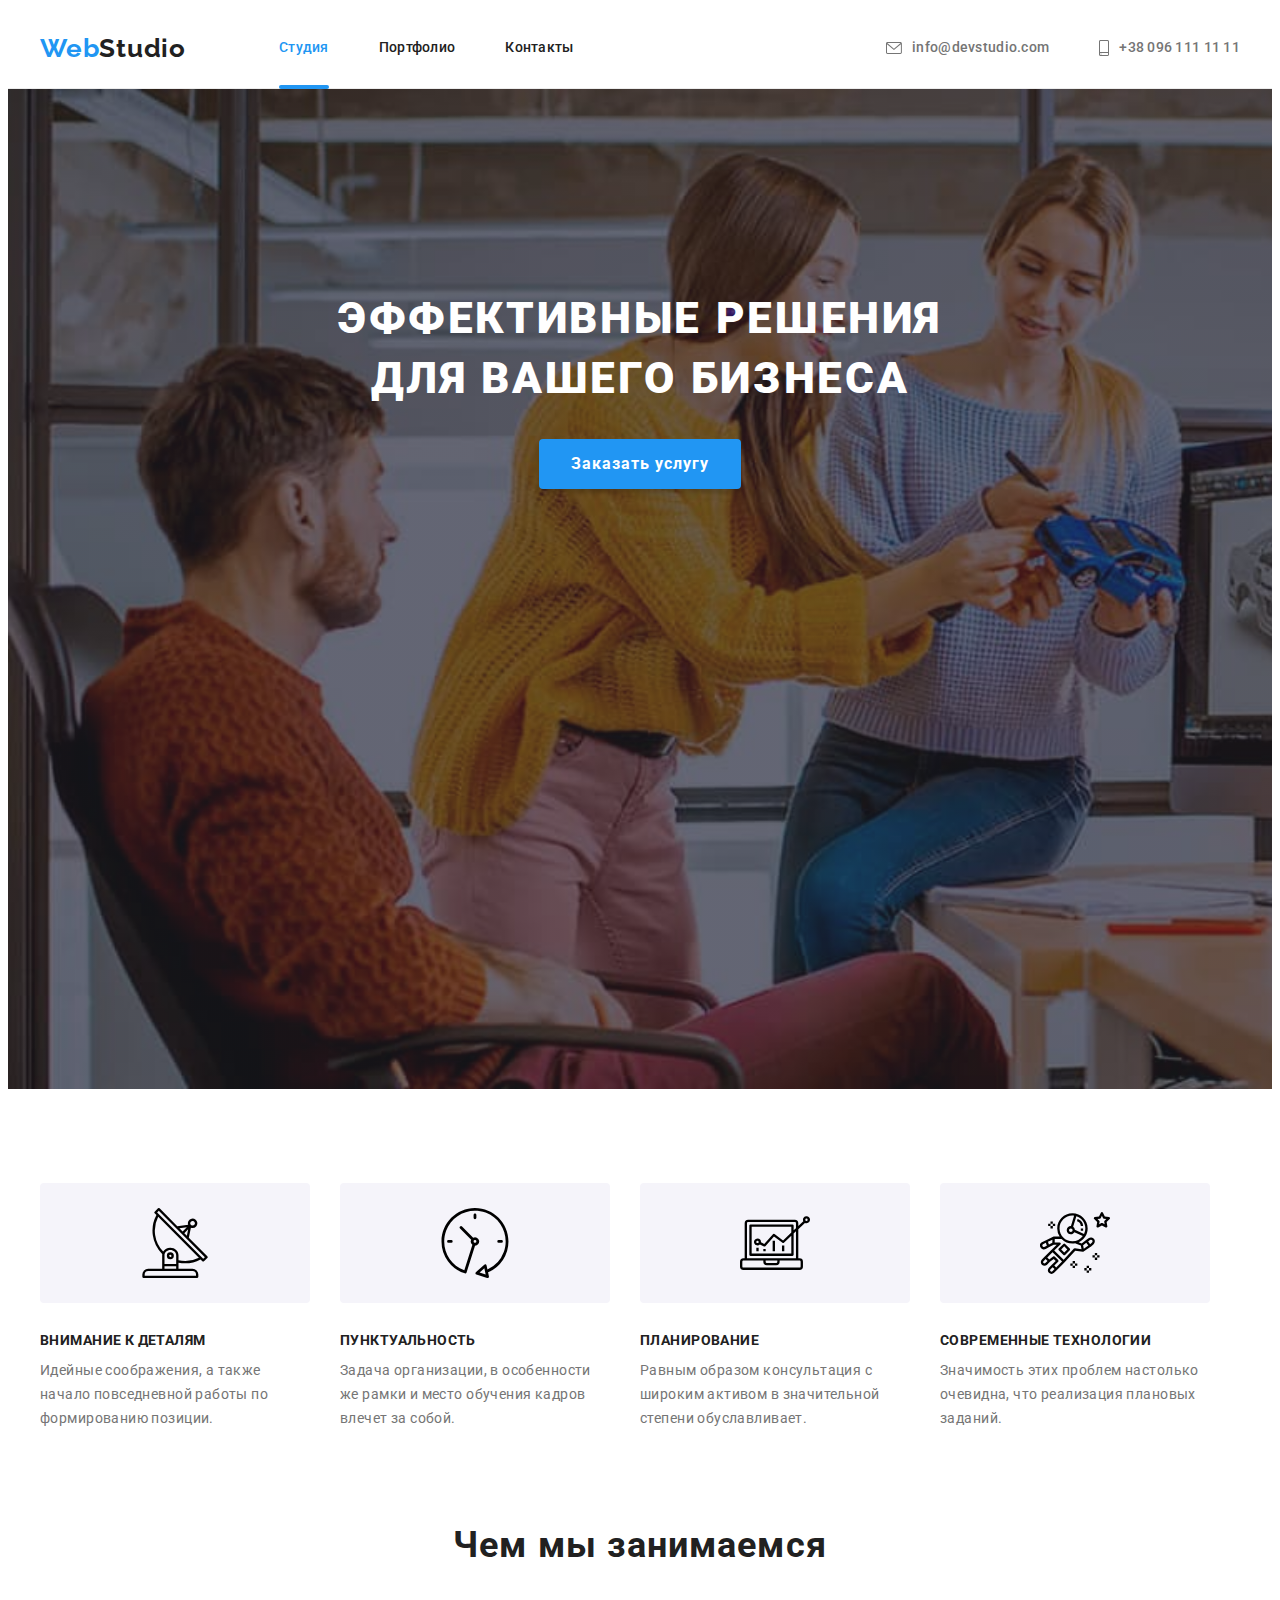
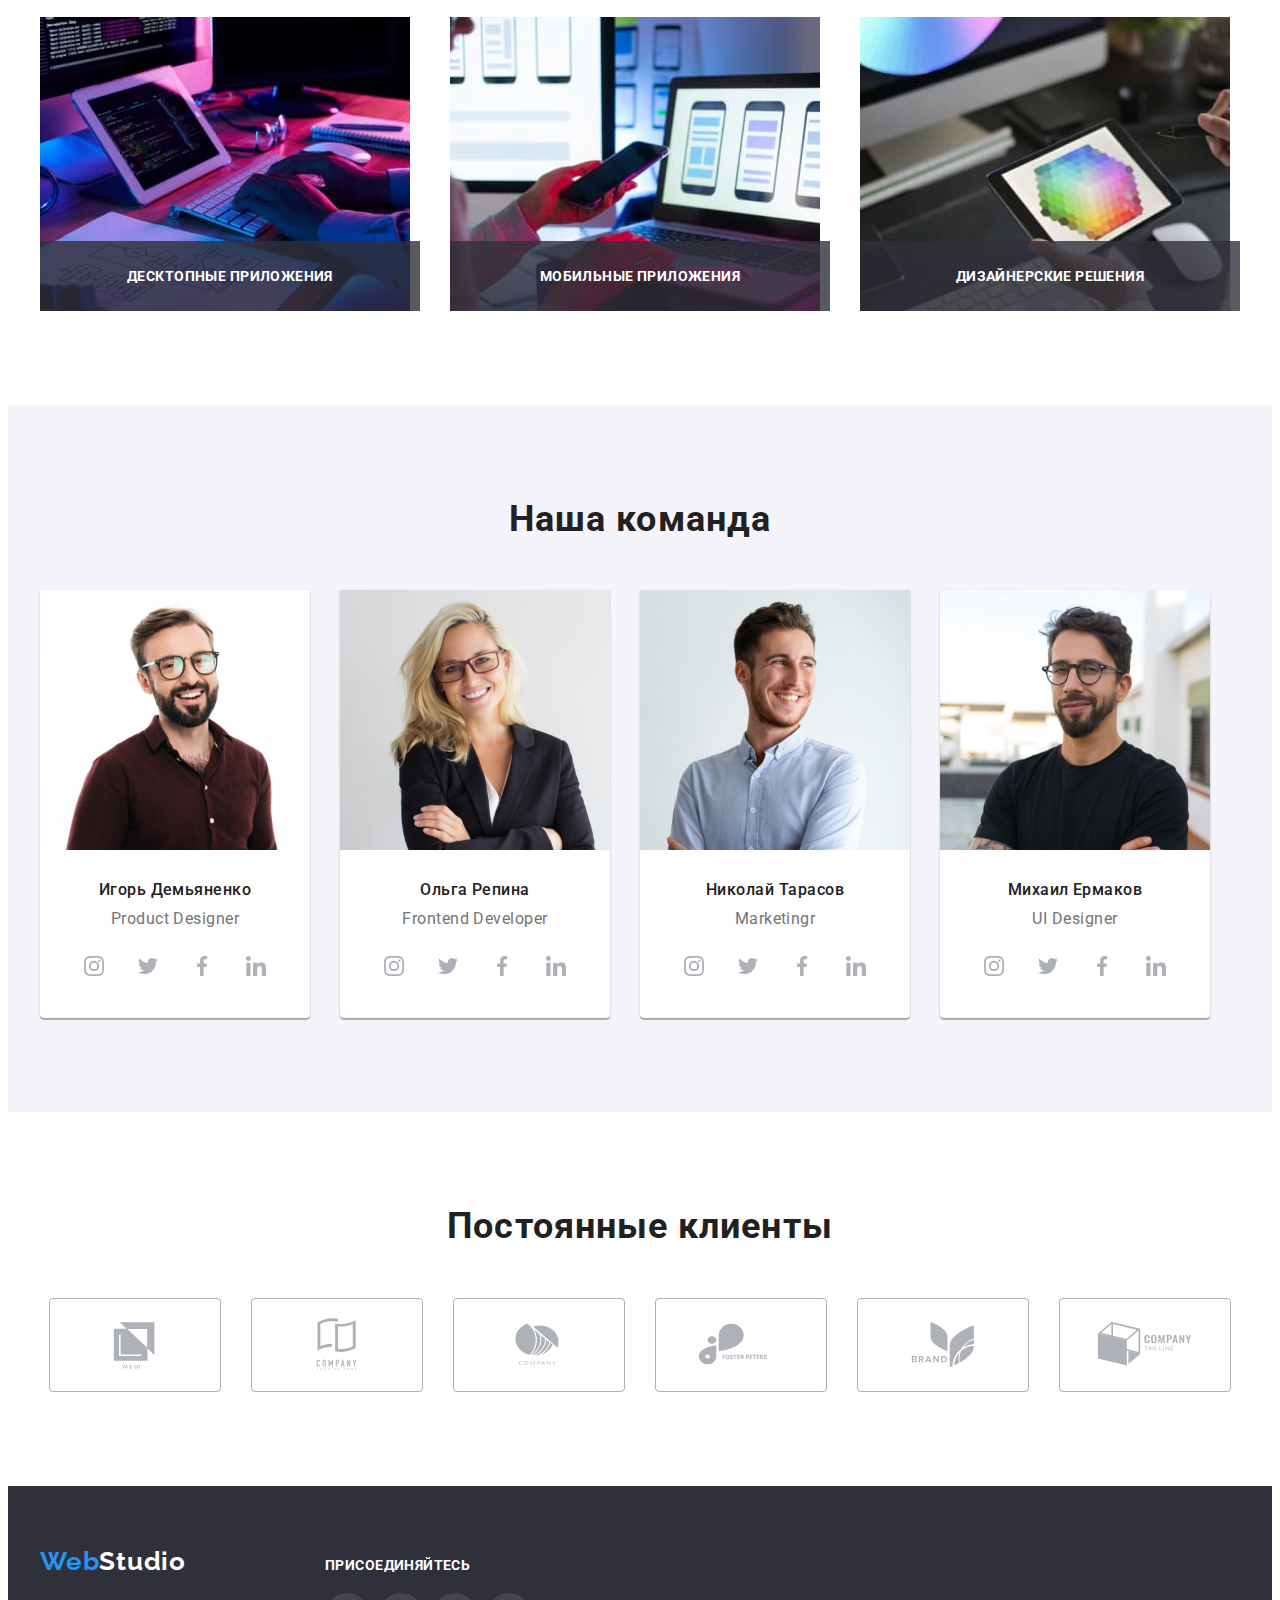
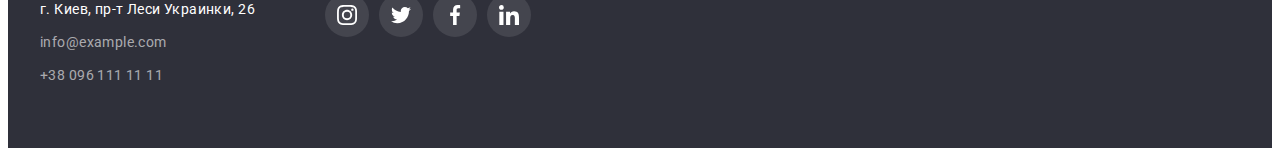
<file: index.html>
<!DOCTYPE html>
<html lang="ru">

<head>
    <meta charset="UTF-8">
    <meta http-equiv="X-UA-Compatible" content="IE=edge">
    <meta name="viewport" content="width=device-width, initial-scale=1.0">
    <title>Студия</title>
    <!-- Project fonts -->
    <link rel="preconnect" href="https://fonts.googleapis.com">
    <link rel="preconnect" href="https://fonts.gstatic.com" crossorigin>
    <link
        href="https://fonts.googleapis.com/css2?family=Raleway:wght@700&family=Roboto:wght@400;500;700;900&display=swap"
        rel="stylesheet">
    <!-- Normalization -->
    <link rel="stylesheet" href="https://cdnjs.cloudflare.com/ajax/libs/modern-normalize/1.1.0/modern-normalize.min.css"
        integrity="sha512-wpPYUAdjBVSE4KJnH1VR1HeZfpl1ub8YT/NKx4PuQ5NmX2tKuGu6U/JRp5y+Y8XG2tV+wKQpNHVUX03MfMFn9Q=="
        crossorigin="anonymous" referrerpolicy="no-referrer" />

    <link rel="stylesheet" href="./css/styles.css">
</head>

<body>
    <!-- Header -->
    <header class="header">
        <div class="conteiner header-conteiner">
            <a class="logo header-logo" href="./index.html" lang="en">Web<span class="logo-accent">Studio</span></a>
            <nav class="navigation">
                <ul class="list nav-list">
                    <li class="nav-item">
                        <a class="link navigation-link current" href="./index.html">Студия</a>
                    </li>
                    <li class="nav-item">
                        <a class="link navigation-link" href="./portfolio.html">Портфолио</a>
                    </li>
                    <li class="nav-item">
                        <a href="" class="link navigation-link">Контакты</a>
                    </li>
                </ul>
            </nav>
            <ul class="list contact-list">
                <li class="contact-item">
                    <a class="link contact-link" href="mailto:info@devstudio.com"> <svg class="header-icon" width="16"
                            height="12">
                            <use href="./images/sprite.svg#mail"></use>
                        </svg> info@devstudio.com</a>
                </li>

                <li class="contact-item">
                    <a class="link contact-link" href="tel:+380961111111"> <svg class="header-icon" width="10"
                            height="16">
                            <use href="./images/sprite.svg#smartphone"></use>
                        </svg>
                        +38 096 111 11 11
                    </a>
                </li>
            </ul>
        </div>
    </header>
    <main>
        <!-- Hero section -->
        <section class="hero hero-section">
            <div class="conteiner">
                <h1 class="hero-title">
                    Эффективные решения<br /> для вашего бизнеса
                </h1>
                <button class="btn" type="button" data-modal-open>Заказать услугу</button>
                <div class="backdrop is-hidden" data-modal>
                    <div class="modal-wraper">
                        <button class="close-btn" data-modal-close>
                            <svg width="18px" height="18px">
                                <use href="./images/sprite.svg#close-btn"></use>
                            </svg>
                        </button>
                    </div>
                </div>
            </div>
        </section>

        <!-- Specific section -->
        <section class="section">
            <div class="conteiner">
                <ul class="list specific-list">
                    <li class="specific-item">
                        <div class="specific-image">
                            <svg class="specific-icon" width="70" height="70">
                                <use href="./images/sprite.svg#antenna"></use>
                            </svg>
                        </div>
                        <h3 class="specific-subtitle">Внимание к деталям</h3>
                        <p class="specific-text">Идейные соображения, а также начало повседневной работы по формированию
                            позиции.</p>
                    </li>
                    <li class="specific-item">
                        <div class="specific-image">
                            <svg class="specific-icon" width="70" height="70">
                                <use href="./images/sprite.svg#clock"></use>
                            </svg>
                        </div>
                        <h3 class="specific-subtitle">Пунктуальность</h3>
                        <p class="specific-text">Задача организации, в особенности же рамки и место обучения кадров
                            влечет за собой.</p>
                    </li>
                    <li class="specific-item">
                        <div class="specific-image">
                            <svg class="specific-icon" width="70" height="70">
                                <use href="./images/sprite.svg#diagram"></use>
                            </svg>
                        </div>
                        <h3 class="specific-subtitle">Планирование</h3>
                        <p class="specific-text">Равным образом консультация с широким активом в значительной степени
                            обуславливает.</p>
                    </li>
                    <li class="specific-item">
                        <div class="specific-image">
                            <svg class="specific-icon" width="70" height="70">
                                <use href="./images/sprite.svg#astronaut"></use>
                            </svg>
                        </div>
                        <h3 class="specific-subtitle">Современные технологии</h3>
                        <p class="specific-text">Значимость этих проблем настолько очевидна, что реализация плановых
                            заданий.</p>
                    </li>
                </ul>
            </div>
        </section>
        <!-- work section -->
        <section class="section work-section">
            <div class="conteiner">
                <h2 class="title section-title">Чем мы занимаемся</h2>
                <ul class="list work-list grid">
                    <li class="work-item grid-item">
                        <img src="./images/work-section/pc.jpg" alt="Работает за компютером" width="370">
                        <p class="work-name">Десктопные приложения</p>
                    </li>
                    <li class="work-item grid-item">
                        <img src="./images/work-section/mobile.jpg" alt="Работает в телефоне" width="370">
                        <p class="work-name">Мобильные приложения</p>
                    </li>
                    <li class="work-item grid-item">
                        <img src="./images/work-section/laptop.jpg" alt="Работает за планшетом" width="370">
                        <p class="work-name">Дизайнерские решения</p>
                    </li>
                </ul>
            </div>
        </section>
        <!-- Team section -->
        <!-- Переробити тим секцию на флекс сітку -->
        <section class="section team-section">
            <div class="conteiner">
                <h2 class="title section-title">Наша команда</h2>
                <ul class="list team-list">
                    <!-- фото 1 -->
                    <li class="team-item">
                        <img src="./images/team-section/igor.jpg" alt="Игорь Демьяненко" width="270">
                        <div class="team-name">
                            <h3 class="team-subtitle">Игорь Демьяненко</h3>
                            <p class="team-text">Product Designer</p>
                            <ul class="list social">
                                <li class="social-item">
                                    <a class="social-link link" href="" target="_blank" rel="noopener noreferrer"
                                        aria-label="іконка instagram">
                                        <svg class="social-icon" width="20" height="20">
                                            <use href="./images/sprite.svg#instagram"></use>
                                        </svg>
                                    </a>
                                </li>
                                <li class="social-item">
                                    <a class="social-link link" href="" target="_blank" rel="noopener noreferrer"
                                        aria-label="іконка twitter">
                                        <svg class="social-icon" width="20" height="20">
                                            <use href="./images/sprite.svg#twitter"></use>
                                        </svg>
                                    </a>
                                </li>
                                <li class="social-item">
                                    <a class="social-link link" href="" target="_blank" rel="noopener noreferrer"
                                        aria-label="іконка facebook">
                                        <svg class="social-icon" width="20" height="20">
                                            <use href="./images/sprite.svg#facebook"></use>
                                        </svg>
                                    </a>
                                </li>
                                <li class="social-item">
                                    <a class="social-link link" href="" target="_blank" rel="noopener noreferrer"
                                        aria-label="іконка linkedin">
                                        <svg class="social-icon" width="20" height="20">
                                            <use href="./images/sprite.svg#linkedin"></use>
                                        </svg>
                                    </a>
                                </li>
                            </ul>
                        </div>
                    </li>
                    <!-- фото 2 -->
                    <li class="team-item">
                        <img src="./images/team-section/olga.jpg" alt="Ольга Репина" width="270">
                        <div class="team-name">
                            <h3 class="team-subtitle">Ольга Репина</h3>
                            <p class="team-text">Frontend Developer</p>
                            <ul class="list social">
                                <li class="social-item">
                                    <a class="social-link link" href="" target="_blank" rel="noopener noreferrer"
                                        aria-label="іконка instagram">
                                        <svg class="social-icon" width="20" height="20">
                                            <use href="./images/sprite.svg#instagram"></use>
                                        </svg>
                                    </a>
                                </li>
                                <li class="social-item">
                                    <a class="social-link link" href="" target="_blank" rel="noopener noreferrer"
                                        aria-label="іконка twitter">
                                        <svg class="social-icon" width="20" height="20">
                                            <use href="./images/sprite.svg#twitter"></use>
                                        </svg>
                                    </a>
                                </li>
                                <li class="social-item">
                                    <a class="social-link link" href="" target="_blank" rel="noopener noreferrer"
                                        aria-label="іконка facebook">
                                        <svg class="social-icon" width="20" height="20">
                                            <use href="./images/sprite.svg#facebook"></use>
                                        </svg>
                                    </a>
                                </li>
                                <li class="social-item">
                                    <a class="social-link link" href="" target="_blank" rel="noopener noreferrer"
                                        aria-label="іконка linkedin">
                                        <svg class="social-icon" width="20" height="20">
                                            <use href="./images/sprite.svg#linkedin"></use>
                                        </svg>
                                    </a>
                                </li>
                            </ul>
                        </div>
                    </li>
                    <!-- фото 3 -->
                    <li class="team-item">
                        <img src="./images/team-section/nikolay.jpg" alt="Николай Тарасов" width="270">
                        <div class="team-name">
                            <h3 class="team-subtitle">Николай Тарасов</h3>
                            <p class="team-text">Marketingr</p>
                            <ul class="list social">
                                <li class="social-item">
                                    <a class="social-link link" href="" target="_blank" rel="noopener noreferrer"
                                        aria-label="іконка instagram">
                                        <svg class="social-icon" width="20" height="20">
                                            <use href="./images/sprite.svg#instagram"></use>
                                        </svg>
                                    </a>
                                </li>
                                <li class="social-item">
                                    <a class="social-link link" href="" target="_blank" rel="noopener noreferrer"
                                        aria-label="іконка twitter">
                                        <svg class="social-icon" width="20" height="20">
                                            <use href="./images/sprite.svg#twitter"></use>
                                        </svg>
                                    </a>
                                </li>
                                <li class="social-item">
                                    <a class="social-link link" href="" target="_blank" rel="noopener noreferrer"
                                        aria-label="іконка facebook">
                                        <svg class="social-icon" width="20" height="20">
                                            <use href="./images/sprite.svg#facebook"></use>
                                        </svg>
                                    </a>
                                </li>
                                <li class="social-item">
                                    <a class="social-link link" href="" target="_blank" rel="noopener noreferrer"
                                        aria-label="іконка linkedin">
                                        <svg class="social-icon" width="20" height="20">
                                            <use href="./images/sprite.svg#linkedin"></use>
                                        </svg>
                                    </a>
                                </li>
                            </ul>
                        </div>
                    </li>
                    <!-- фото 4 -->
                    <li class="team-item">
                        <img src="./images/team-section/mihail.jpg" alt="Михаил Ермаков" width="270">
                        <div class="team-name">
                            <h3 class="team-subtitle">Михаил Ермаков</h3>
                            <p class="team-text">UI Designer</p>
                            <ul class="list social">
                                <li class="social-item">
                                    <a class="social-link link" href="" target="_blank" rel="noopener noreferrer"
                                        aria-label="іконка instagram">
                                        <svg class="social-icon" width="20" height="20">
                                            <use href="./images/sprite.svg#instagram"></use>
                                        </svg>
                                    </a>
                                </li>
                                <li class="social-item">
                                    <a class="social-link link" href="" target="_blank" rel="noopener noreferrer"
                                        aria-label="іконка twitter">
                                        <svg class="social-icon" width="20" height="20">
                                            <use href="./images/sprite.svg#twitter"></use>
                                        </svg>
                                    </a>
                                </li>
                                <li class="social-item">
                                    <a class="social-link link" href="" target="_blank" rel="noopener noreferrer"
                                        aria-label="іконка facebook">
                                        <svg class="social-icon" width="20" height="20">
                                            <use href="./images/sprite.svg#facebook"></use>
                                        </svg>
                                    </a>
                                </li>
                                <li class="social-item">
                                    <a class="social-link link" href="" target="_blank" rel="noopener noreferrer"
                                        aria-label="іконка linkedin">
                                        <svg class="social-icon" width="20" height="20">
                                            <use href="./images/sprite.svg#linkedin"></use>
                                        </svg>
                                    </a>
                                </li>
                            </ul>
                        </div>
                    </li>
                </ul>
            </div>
        </section>
        <!-- client-section -->
        <section class="section clients-section">
            <div class="conteiner">
                <h2 class="title section-title">Постоянные клиенты</h2>
                <ul class="client-list list">
                    <li class="client-item">
                        <a class="client-link link" href="http://" target="_blank" rel="noopener noreferrer"
                            aria-label="іконка фірми">
                            <svg class="client-icon" width="106" height="60">
                                <use href="./images/sprite.svg#logo"></use>
                            </svg>
                        </a>
                    </li>
                    <li class="client-item">
                        <a class="client-link link" href="http://" target="_blank" rel="noopener noreferrer"
                            aria-label="іконка фірми">
                            <svg class="client-icon" width="106" height="60">
                                <use href="./images/sprite.svg#logo1"></use>
                            </svg>
                        </a>
                    </li>
                    <li class="client-item">
                        <a class="client-link link" href="http://" target="_blank" rel="noopener noreferrer"
                            aria-label="іконка фірми">
                            <svg class="client-icon" width="106" height="60">
                                <use href="./images/sprite.svg#logo2"></use>
                            </svg>
                        </a>
                    </li>
                    <li class="client-item">
                        <a class="client-link link" href="http://" target="_blank" rel="noopener noreferrer"
                            aria-label="іконка фірми">
                            <svg class="client-icon" width="106" height="60">
                                <use href="./images/sprite.svg#logo3"></use>
                            </svg>
                        </a>
                    </li>
                    <li class="client-item">
                        <a class="client-link link" href="http://" target="_blank" rel="noopener noreferrer"
                            aria-label="іконка фірми">
                            <svg class="client-icon" width="106" height="60">
                                <use href="./images/sprite.svg#logo4"></use>
                            </svg>
                        </a>
                    </li>
                    <li class="client-item">
                        <a class="client-link link" href="http://" target="_blank" rel="noopener noreferrer"
                            aria-label="іконка фірми">
                            <svg class="client-icon" width="106" height="60">
                                <use href="./images/sprite.svg#logo5"></use>
                            </svg>
                        </a>
                    </li>
                </ul>
            </div>
        </section>
    </main>
    <!-- Footer section -->
    <footer class="footer-section">
        <div class="conteiner footer">
            <div class="address-block">
                <a class="logo" href="./index.html" lang="en">Web<span class="footer-logo">Studio</span></a>
                <div class="contact">
                    <address class="foot-address">
                        <ul class="footer-list list">
                            <li><a class="link footer-link" href="https://bit.ly/3pXMvUd" target="_blank"
                                    rel="noopener noreferrer">
                                    г. Киев, пр-т Леси Украинки, 26</a></li>
                            <li><a class="foot-contacts link" href="mailto:info@devstudio.com">info@example.com</a></li>
                            <li><a class="foot-contacts link" href="tel:+380961111111">+38 096 111 11 11</a></li>
                        </ul>
                    </address>
                </div>
            </div>

            <div class="social-block">
                <h3 class="social-subtitle">присоединяйтесь</h3>
                <ul class="list social-list">
                    <li class="social-item">
                        <a class="social-link link" href="" target="_blank" rel="noopener noreferrer"
                            aria-label="іконка instagram">
                            <svg class="footer-icon" width="20" height="20">
                                <use href="./images/sprite.svg#instagram"></use>
                            </svg>
                        </a>
                    </li>
                    <li class="social-item">
                        <a class="social-link link" href="" target="_blank" rel="noopener noreferrer"
                            aria-label="іконка twitter">
                            <svg class="footer-icon" width="20" height="20">
                                <use href="./images/sprite.svg#twitter"></use>
                            </svg>
                        </a>
                    </li>
                    <li class="social-item">
                        <a class="social-link link" href="" target="_blank" rel="noopener noreferrer"
                            aria-label="іконка facebook">
                            <svg class="footer-icon" width="20" height="20">
                                <use href="./images/sprite.svg#facebook"></use>
                            </svg>
                        </a>
                    </li>
                    <li class="social-item">
                        <a class="social-link link" href="" target="_blank" rel="noopener noreferrer"
                            aria-label="іконка linkedin">
                            <svg class="footer-icon" width="20" height="20">
                                <use href="./images/sprite.svg#linkedin"></use>
                            </svg>
                        </a>
                    </li>
                </ul>
                </ul>

            </div>

        </div>
    </footer>
    <script src="./js/modal.js"></script>
</body>
</file>
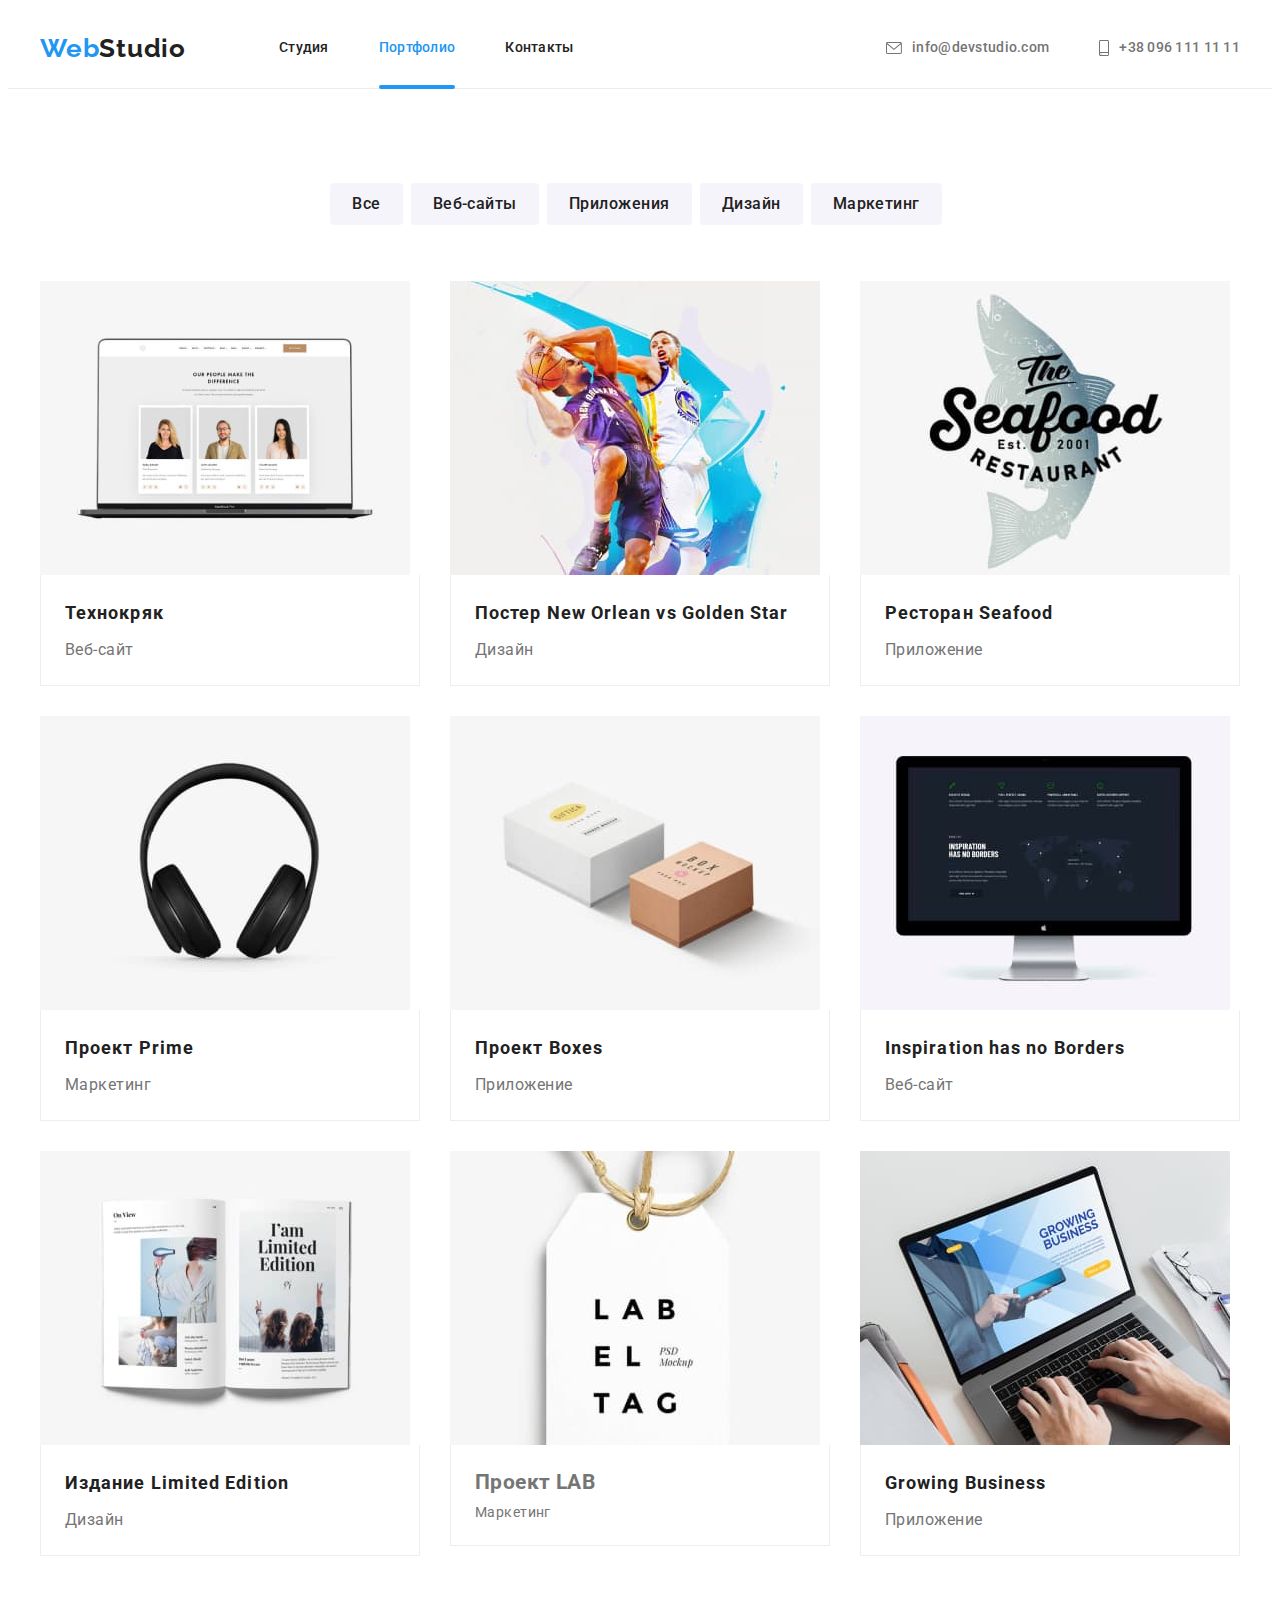
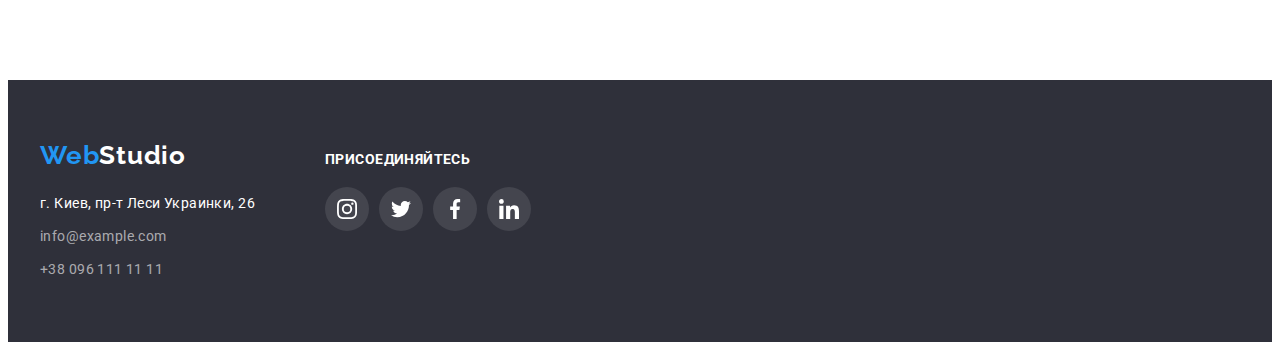
<file: portfolio.html>
<!DOCTYPE html>
<html lang="ru">

<head>
    <meta charset="UTF-8">
    <meta http-equiv="X-UA-Compatible" content="IE=edge">
    <meta name="viewport" content="width=device-width, initial-scale=1.0">
    <title>Портфолио</title>
    <!-- Project fonts -->
    <link rel="preconnect" href="https://fonts.googleapis.com">
    <link rel="preconnect" href="https://fonts.gstatic.com" crossorigin>
    <link
        href="https://fonts.googleapis.com/css2?family=Raleway:wght@700&family=Roboto:wght@400;500;700;900&display=swap"
        rel="stylesheet">
    <!-- Normalization -->
    <link rel="stylesheet" href="https://cdnjs.cloudflare.com/ajax/libs/modern-normalize/1.1.0/modern-normalize.min.css"
        integrity="sha512-wpPYUAdjBVSE4KJnH1VR1HeZfpl1ub8YT/NKx4PuQ5NmX2tKuGu6U/JRp5y+Y8XG2tV+wKQpNHVUX03MfMFn9Q=="
        crossorigin="anonymous" referrerpolicy="no-referrer" />

    <!-- custom styles -->
    <link rel="stylesheet" href="./css/styles.css">
</head>

<body>
    <header class="header">
        <div class="conteiner header-conteiner">
            <a class="logo header-logo" href="./index.html" lang="en">Web<span class="logo-accent">Studio</span></a>
            <nav class="navigation">
                <ul class="list nav-list">
                    <li class="nav-item">
                        <a class="link navigation-link" href="./index.html">Студия</a>
                    </li>
                    <li class="nav-item">
                        <a class="link navigation-link current" href="./portfolio.html">Портфолио</a>
                    </li>
                    <li class="nav-item">
                        <a href="" class="link navigation-link">Контакты</a>
                    </li>
                </ul>
            </nav>
            <ul class="list contact-list">

                <li class="contact-item">
                    <a class="link contact-link" href="mailto:info@devstudio.com"> <svg class="header-icon" width="16"
                            height="12">
                            <use href="./images/sprite.svg#mail"></use>
                        </svg> info@devstudio.com</a>
                </li>
                <li class="contact-item">
                    <a class="link contact-link" href="tel:+380961111111"> <svg class="header-icon" width="10"
                            height="16">
                            <use href="./images/sprite.svg#smartphone"></use>
                        </svg>
                        +38 096 111 11 11
                    </a>
                </li>
            </ul>
        </div>

    </header>
    <main>
        <!-- Проекти -->
        <section class="section">
            <div class="conteiner">
                <ul class="list project-filter">
                    <li class="filter-item">
                        <button class="filter-btn" type="button">Все</button>
                    </li>
                    <li class="filter-item">
                        <button class="filter-btn" type="button">Веб-сайты</button>
                    </li>
                    <li class="filter-item">
                        <button class="filter-btn" type="button">Приложения</button>
                    </li>
                    <li class="filter-item">
                        <button class="filter-btn" type="button">Дизайн</button>
                    </li>
                    <li class="filter-item">
                        <button class="filter-btn" type="button">Маркетинг</button>
                    </li>
                </ul>
                <ul class="list project-list">
                    <li class="project-item">
                        <img src="./images/portfolio/texnocrac.jpg" alt="Веб-сайт Технокряк" width="370" height="294">
                        <div class="project-name">
                            <h2 class="project-subtitle">Технокряк</h2>
                            <p class="project-type">Веб-сайт</p>
                        </div>
                    </li>
                    <li class="project-item">
                        <img src="./images/portfolio/poster.jpg" alt="Постер New Orlean vs Golden Star" width="370"
                            height="294">
                        <div class="project-name">
                            <h2 class="project-subtitle">Постер New Orlean vs Golden Star</h2>
                            <p class="project-type">Дизайн</p>
                        </div>
                    </li>
                    <li class="project-item">
                        <img src="./images/portfolio/seafood.jpg" alt="Ресторан Seafood" width="370" height="294">
                        <div class="project-name">
                            <h2 class="project-subtitle">Ресторан Seafood</h2>
                            <p class="project-type">Приложение</p>
                        </div>
                    </li>
                    <li class="project-item">
                        <img src="./images/portfolio/prime.jpg" alt="Наушники" width="370" height="294">
                        <div class="project-name">
                            <h2 class="project-subtitle">Проект Prime</h2>
                            <p class="project-type">Маркетинг</p>
                        </div>
                    </li>
                    <li class="project-item">
                        <img src="./images/portfolio/boxes.jpg" alt="Две коробочки" width="370" height="294">
                        <div class="project-name">
                            <h2 class="project-subtitle">Проект Boxes</h2>
                            <p class="project-type">Приложение</p>
                    </li>
                    <li class="project-item">
                        <img src="./images/portfolio/inspiration.jpg" alt="Веб-сайт Inspiration has no Borders"
                            width="370" height="294">
                        <div class="project-name">
                            <h2 class="project-subtitle">Inspiration has no Borders</h2>
                            <p class="project-type">Веб-сайт</p>
                        </div>
                    </li>
                    <li class="project-item">
                        <img src="./images/portfolio/book.jpg" alt="Книга с картинками" width="370" height="294">
                        <div class="project-name">
                            <h2 class="project-subtitle">Издание Limited Edition</h2>
                            <p class="project-type">Дизайн</p>
                        </div>
                    </li>
                    <li class="project-item">
                        <img src="./images/portfolio/lab.jpg" alt="<Бирка з надписью Lab el tag>" width="370"
                            height="294">
                        <div class="project-name">
                            <h2 class="hero-subtitle">Проект LAB</h2>
                            <p class="hero-type">Маркетинг</p>
                        </div>
                    </li>
                    <li class="project-item">
                        <img src="./images/portfolio/growing.jpg" alt="Приложение на ноутбуке" width="370" height="294">
                        <div class="project-name">
                            <h2 class="project-subtitle">Growing Business</h2>
                            <p class="project-type">Приложение</p>
                        </div>
                    </li>
                </ul>
            </div>
        </section>

    </main>
    <footer class="footer-section">
        <div class="conteiner footer">
            <div class="address-block">
                <a class="logo" href="./index.html" lang="en">Web<span class="footer-logo">Studio</span></a>
                <div class="contact">
                    <address class="foot-address">
                        <ul class="footer-list list">
                            <li><a class="link footer-link" href="https://bit.ly/3pXMvUd" target="_blank"
                                    rel="noopener noreferrer">
                                    г. Киев, пр-т Леси Украинки, 26</a></li>
                            <li><a class="foot-contacts link" href="mailto:info@devstudio.com">info@example.com</a></li>
                            <li><a class="foot-contacts link" href="tel:+380961111111">+38 096 111 11 11</a></li>
                        </ul>
                    </address>
                </div>
            </div>

            <div class="social-block">
                <h3 class="social-subtitle">присоединяйтесь</h3>
                <ul class="list social-list">
                    <li class="social-item">
                        <a class="social-link link" href="" target="_blank" rel="noopener noreferrer"
                            aria-label="іконка instagram">
                            <svg class="footer-icon" width="20" height="20">
                                <use href="./images/sprite.svg#instagram"></use>
                            </svg>
                        </a>
                    </li>
                    <li class="social-item">
                        <a class="social-link link" href="" target="_blank" rel="noopener noreferrer"
                            aria-label="іконка twitter">
                            <svg class="footer-icon" width="20" height="20">
                                <use href="./images/sprite.svg#twitter"></use>
                            </svg>
                        </a>
                    </li>
                    <li class="social-item">
                        <a class="social-link link" href="" target="_blank" rel="noopener noreferrer"
                            aria-label="іконка facebook">
                            <svg class="footer-icon" width="20" height="20">
                                <use href="./images/sprite.svg#facebook"></use>
                            </svg>
                        </a>
                    </li>
                    <li class="social-item">
                        <a class="social-link link" href="" target="_blank" rel="noopener noreferrer"
                            aria-label="іконка linkedin">
                            <svg class="footer-icon" width="20" height="20">
                                <use href="./images/sprite.svg#linkedin"></use>
                            </svg>
                        </a>
                    </li>
                </ul>
                </ul>

            </div>

        </div>
    </footer>
</body>

</html>
</file>
<file: css/styles.css>
/*#region Index.html */

/*#region Setings */
:root {
    --main-font: Roboto, sans-serif;
    --secondary-font: Raleway, sans-serif;

    /* text colors */
    --acent-cl: #2196F3;
    --main-cl: #757575;
    --second-cl: #212121;
    --bg-cl: #FFFFFF;
    --button-color-hover: #188CE8;
    --footer-color: rgba(255, 255, 255, 0.6);

    /* background colors */
    --acent-bg-cl: #2F303A;
    --bacground-cl: #2196F3;
    --main-bg-cl: #FFFFFF;
    --second-bg-cl: #F5F4FA;

    /* Grid-items */
    --items: 1;
    --indent: 30px;

    /* transition hover */
    --transition-duration: 250ms;
    --transition-timing-function: cubic-bezier(0.4, 0, 0.2, 1);
    --animation: var(--transition-duration) var(--transition-timing-function);
}


body {
    font-family: var(--main-font);
    font-size: 14px;
    line-height: 1.71;
    letter-spacing: 0.03em;
    color: var(--main-cl);
    background-color: var(--main-bg-cl);
}

/* Скидання параметрів */
h1,
h2,
h3,
h4,
h5,
h6,
ul,
p {
    margin: 0;
    padding: 0;
}

img {
    display: block;
    max-width: 100%;
    height: auto;
}


.list {
    list-style: none;
    padding: 0;
    margin: 0;
}

/* Сітка для колекції елементів */
.grid {
    display: flex;
    flex-wrap: wrap;
    gap: var(--indent);
}

.grid-item {
    flex-basis: calc((100% - var(--indent) * (var(--items) - 1)) / var(--items));
}

.logo,
.link {
    text-decoration: none;
    color: currentColor;
    font-style: normal;
}

.conteiner {
    width: 1200px;
    padding-left: 15px;
    padding-right: 15px;
    margin-left: auto;
    margin-right: auto;
}

.section {
    padding-top: 94px;
    padding-bottom: 94px;
}

/*#endregion Setings*/

/*#region Header section */
.header {
    border-bottom: 1px solid #ECECEC;
}

.header-conteiner {
    display: flex;
    align-items: center;

}

.header-logo {
    margin-right: 93px;
}

.logo {
    font-family: var(--secondary-font);
    font-weight: 700;
    font-size: 26px;
    line-height: 1.19;
    letter-spacing: 0.03em;
    color: var(--acent-cl);
}

.logo-accent {
    color: var(--second-cl);
}

/* navigation */
.nav-list {
    display: flex;
    align-items: center;
}

.nav-item {
    margin-right: 50px;
    position: relative;
}

.nav-item:last-child {
    margin-right: 0px;
}

.navigation-link {
    display: block;
    padding-top: 32px;
    padding-bottom: 32px;

    font-weight: 500;
    font-size: 14px;
    line-height: 1.14;
    letter-spacing: 0.02em;
    color: var(--second-cl);
    transition: color var(--animation);
}

.smartphone-icon:hover,
.smartphone-icon:focus,
.navigation-link:hover,
.navigation-link:focus {
    color: var(--acent-cl);
}

.current {
    color: var(--acent-cl);
}

.current::after {
    content: "";
    display: block;
    position: absolute;
    width: 100%;
    height: 4px;
    bottom: -1px;
    left: 0;

    background-color: var(--bacground-cl);
    border-radius: 2px;
}

.contact-list {
    display: flex;
    align-items: center;
    margin-left: auto;
    justify-content: center;
}

.contact-link {
    display: flex;
    padding-top: 32px;
    padding-bottom: 32px;
    font-weight: 500;
    font-size: 14px;
    line-height: 1.14;
    letter-spacing: 0.02em;
    align-items: center;
    color: var(--main-cl);

    transition: color var(--animation);

}

.contact-item:not(:last-child) {
    margin-right: 50px;
}


.contact-link:hover,
.contact-link:focus {
    color: var(--acent-cl);
}

.contact-link:hover .header-icon,
.contact-link:focus .header-icon {
    fill: var(--acent-cl);
}

.header-icon {
    margin-right: 10px;
    fill: #757575;

    transition: fill var(--animation);
}

/*#endregion*/

/*#region Main section */

/* Hero section */
.hero {
    text-align: center;
    height: 600px;
    background-color: var(--acent-bg-cl);
}

.hero-section {
    max-width: 1600px;
    height: 600px;
    margin-left: auto;
    margin-right: auto;
    padding-bottom: 200px;
    padding-top: 200px;
    background-image: linear-gradient(to right, rgba(47, 48, 58, 0.4), rgba(47, 48, 58, 0.4)), url(../images/hero-section/hero-bg.jpg);

    background-size: cover;
    text-align: center;
}

.hero-title {
    margin-bottom: 30px;
    font-weight: 900;
    font-size: 44px;
    line-height: 1.36;
    text-align: center;
    letter-spacing: 0.06em;
    text-transform: uppercase;
    color: var(--bg-cl);
}

.btn {
    font-family: inherit;
    font-weight: 700;
    font-size: 16px;
    line-height: 1.88;
    align-items: center;
    text-align: center;
    letter-spacing: 0.06em;

    border: none;
    background-color: var(--bacground-cl);
    color: var(--bg-cl);
    box-shadow: 0px 4px 4px rgba(0, 0, 0, 0.15);
    border-radius: 4px;
    padding: 10px 32px;
    border: 0px;

    cursor: pointer;
    transition: background-color var(--animation);
}

.btn:hover,
.btn:focus {
    background-color: var(--button-color-hover);
}

/* modal window */
.backdrop {
    position: fixed;
    width: 100%;
    height: 100%;
    top: 0;
    left: 0;
    background-color: rgba(0, 0, 0, 0.2);

    transition: visibility 1500ms ease-in, opacity 1500ms ease-in, transform 1500ms ease-in;
    z-index: 10;
}


.backdrop.is-hidden {
    opacity: 0;
    pointer-events: none;
    visibility: hidden;
}

.modal-wraper {
    position: absolute;
    top: 50%;
    left: 50%;
    width: 528px;
    height: 581px;
    transform: translate(-50%, -50%) scale(1.1);

    box-shadow: 0px 1px 3px rgba(0, 0, 0, 0.12), 0px 1px 1px rgba(0, 0, 0, 0.14), 0px 2px 1px rgba(0, 0, 0, 0.2);
    border-radius: 4px;

    background-color: #FFFFFF;
    transition: transform 1500ms ease-out;
}



.backdrop.is-hidden .modal-wraper {
    transform: translate(-50%, -50%) scale(0.5, 0.5) rotate(90deg);
}





.close-btn {
    position: absolute;
    width: 30px;
    height: 30px;
    right: 8px;
    top: 8px;

    display: flex;
    align-items: center;
    justify-content: center;
    padding: 0;


    background-color: transparent;
    border: 1px solid rgba(0, 0, 0, 0.1);


    border-radius: 50%;
    cursor: pointer;
    fill: #000000;

}


/* Specific section */
.specific-list {
    display: flex;
    align-items: center;
}

.specific-item:not(:last-child) {
    margin-right: 30px;
}


.specific-image {
    display: flex;
    margin-bottom: 30px;
    justify-content: center;
    align-items: center;
    width: 270px;
    height: 120px;

    background: #F5F4FA;
    border-radius: 4px;
}

.specific-icon {
    color: currentColor;
}

.specific-subtitle {
    margin-bottom: 10px;
    font-weight: 700;
    font-size: 14px;
    line-height: 1.14;
    letter-spacing: 0.03em;
    text-transform: uppercase;
    color: var(--second-cl);
}

.specific-text {
    width: 270px;
    font-size: 14px;
    line-height: 1.71;
    letter-spacing: 0.03em;
    color: var(--main-cl);
}

/* work section  */
.work-section {
    padding-top: 0;
}


.work-list {
    display: flex;
}

.work-item {
    --items: 3;
    position: relative;
}



.work-name {
    position: absolute;
    bottom: 0;
    left: 0;
    display: flex;
    width: 100%;
    height: 70px;

    align-items: center;
    justify-content: center;
    font-weight: 700;
    font-size: 14px;
    line-height: 16px;
    text-align: center;
    letter-spacing: 0.03em;
    text-transform: uppercase;

    color: #ffffff;
    background-color: rgba(47, 48, 58, 0.8);

}


.title {
    font-weight: 700;
    font-size: 36px;
    line-height: 1.16;
    text-align: center;
    letter-spacing: 0.03em;

    color: var(--second-cl);
}

/* Team section */
.team-section {
    background-color: var(--second-bg-cl);
}

.section-title {
    margin-bottom: 50px;
}

.team-list {
    display: flex;

}

.team-item {
    width: calc((100%-90)/4);
    margin-right: 30px;

    background-color: var(--main-bg-cl);
    box-shadow: 0px 1px 3px rgba(0, 0, 0, 0.12), 0px 1px 1px rgba(0, 0, 0, 0.14), 0px 2px 1px rgba(0, 0, 0, 0.2);
    border-radius: 0px 0px 4px 4px;
}

.team-item:nth-child(4n) {
    margin-right: 0px;
}

.team-name {
    padding-top: 30px;
    padding-bottom: 30px;
}

.team-subtitle {
    font-weight: 500;
    font-size: 16px;
    line-height: 1.19;
    text-align: center;
    letter-spacing: 0.03em;

    color: var(--second-cl);

}

.team-text {
    margin-top: 10px;

    font-size: 16px;
    line-height: 1.19;
    text-align: center;
    letter-spacing: 0.03em;

    color: var(--main-cl);
}

/* social icons */
.social {
    display: flex;
    margin-top: 16px;
    justify-content: center;
    align-items: center;
}

.social-link {
    display: flex;
    justify-content: center;
    align-items: center;

    width: 44px;
    height: 44px;

    background-color: #ffffff;

    border-radius: 50%;
    transition: background-color var(--animation);

}

.social-link:hover,
.social-link:focus {
    background-color: #2196F3;
}

.social-link:hover .social-icon,
.social-link:focus .social-icon {
    fill: #ffffff;
}

.social-item:not(:last-child) {
    margin-right: 10px;
}

.social-icon {
    fill: #AFB1B8;
}

/* client-section */

.client-list {
    display: flex;
    align-items: center;
    justify-content: center;
}

.client-link {
    display: flex;
    align-items: center;
    justify-content: center;

    width: 170px;
    height: 92px;

    border: 1px solid #AFB1B8;
    border-radius: 4px;
    transition: color var(--animation);

}

.client-item:not(:last-child) {
    margin-right: 30px;
}

.client-icon {
    fill: #AFB1B8;
    transition: fill var(--animation);
}

.client-link:hover,
.client-link:focus {
    color: #AFB1B8;
    border-color: #2196F3;
    cursor: pointer;
}

.client-link:hover .client-icon,
.client-link:focus .client-icon {
    fill: #2196F3;



}

/*#endregion*/

/*#region footer */

.footer-section {
    padding-top: 60px;
    padding-bottom: 60px;
    background-color: var(--acent-bg-cl);
}

.conteiner.footer {
    display: flex;
    align-items: baseline;
}

.address-block {
    margin-right: 70px;
}

.footer-logo {
    color: var(--bg-cl);
}

.contact {
    margin-top: 20px;
}

.foot-address {
    margin-top: 20px;

    color: #FFFFFF;

    font-style: normal;
    font-weight: 400;
    font-size: 14px;
    line-height: 1.71;
    letter-spacing: 0.03em;
}

.footer-list .link:hover,
.footer-list .link:focus {
    color: var(--acent-cl);
}

.footer-link {
    color: var(--bg-cl);
    transition: color var(--animation);
}

.foot-contacts {
    margin-top: 9px;
    display: block;
    color: var(--footer-color);
    transition: color var(--animation);
}

/*social-block  */

.social-subtitle {
    margin-bottom: 20px;
    font-weight: 700;
    font-size: 14px;
    line-height: 16px;
    letter-spacing: 0.03em;
    text-transform: uppercase;

    color: #FFFFFF;

}

.social-block .social-list {
    display: flex;
    margin-right: 10px;
}

.social-list:not(:last-child) {
    margin-right: 10px;
}

.social-list .social-link {
    background: rgba(255, 255, 255, 0.1);
}

.social-list .social-link:focus,
.social-list .social-link:hover {
    background-color: #2196F3;
}

.footer-icon {
    fill: #ffffff;
}

/*#endregion footer*/

/*#endregion Index.html*/


/*#region portfolio */

.project-filter {
    display: flex;
    justify-content: center;
}

.filter-btn {
    margin-right: 8px;
    padding: 8px 22px;

    font-family: inherit;
    font-weight: 500;
    font-size: 16px;
    line-height: 1.62;
    text-align: center;
    letter-spacing: 0.03em;

    border: none;
    color: var(--second-cl);
    background-color: var(--second-bg-cl);
    border-radius: 4px;

    cursor: pointer;

    transition: color var(--animation), background-color var(--animation), box-shadow var(--animation);
}

.filter-item:last-child {
    margin-right: 0px;
}

.filter-btn:hover,
.filter-btn:focus {
    color: #FFFFFF;
    background-color: var(--acent-cl);
    box-shadow: 0px 3px 1px rgba(0, 0, 0, 0.1), 0px 1px 2px rgba(0, 0, 0, 0.08), 0px 2px 2px rgba(0, 0, 0, 0.12);
    cursor: pointer;
}


.project-list {
    display: flex;
    flex-wrap: wrap;
    margin-top: 56px;
    justify-content: center;
}

.project-item {
    width: calc((100% - 60px) / 3);
    margin-right: 30px;
    margin-bottom: 30px;
    background-color: var(--main-bg-cl);
}

.project-item:nth-child(3n+3) {
    margin-right: 0;
}

.project-item:hover,
.project-item:focus {
    box-shadow: 0px 1px 1px rgba(0, 0, 0, 0.12), 0px 4px 4px rgba(0, 0, 0, 0.06), 1px 4px 6px rgba(0, 0, 0, 0.16);
    cursor: pointer;
}

.project-name {
    padding-top: 20px;
    padding-left: 24px;
    padding-right: 24px;
    padding-bottom: 20px;

    border-bottom: 1px solid #EEEEEE;
    border-left: 1px solid #EEEEEE;
    border-right: 1px solid #EEEEEE;
}

.project-subtitle {
    font-weight: 700;
    font-size: 18px;
    line-height: 2;
    letter-spacing: 0.06em;
    color: var(--second-cl);
}

.project-type {
    margin-top: 4px;

    font-size: 16px;
    line-height: 1.88;
    letter-spacing: 0.03em;
    color: var(--main-cl);
}

/*#endregion portfolio*/
</file>
